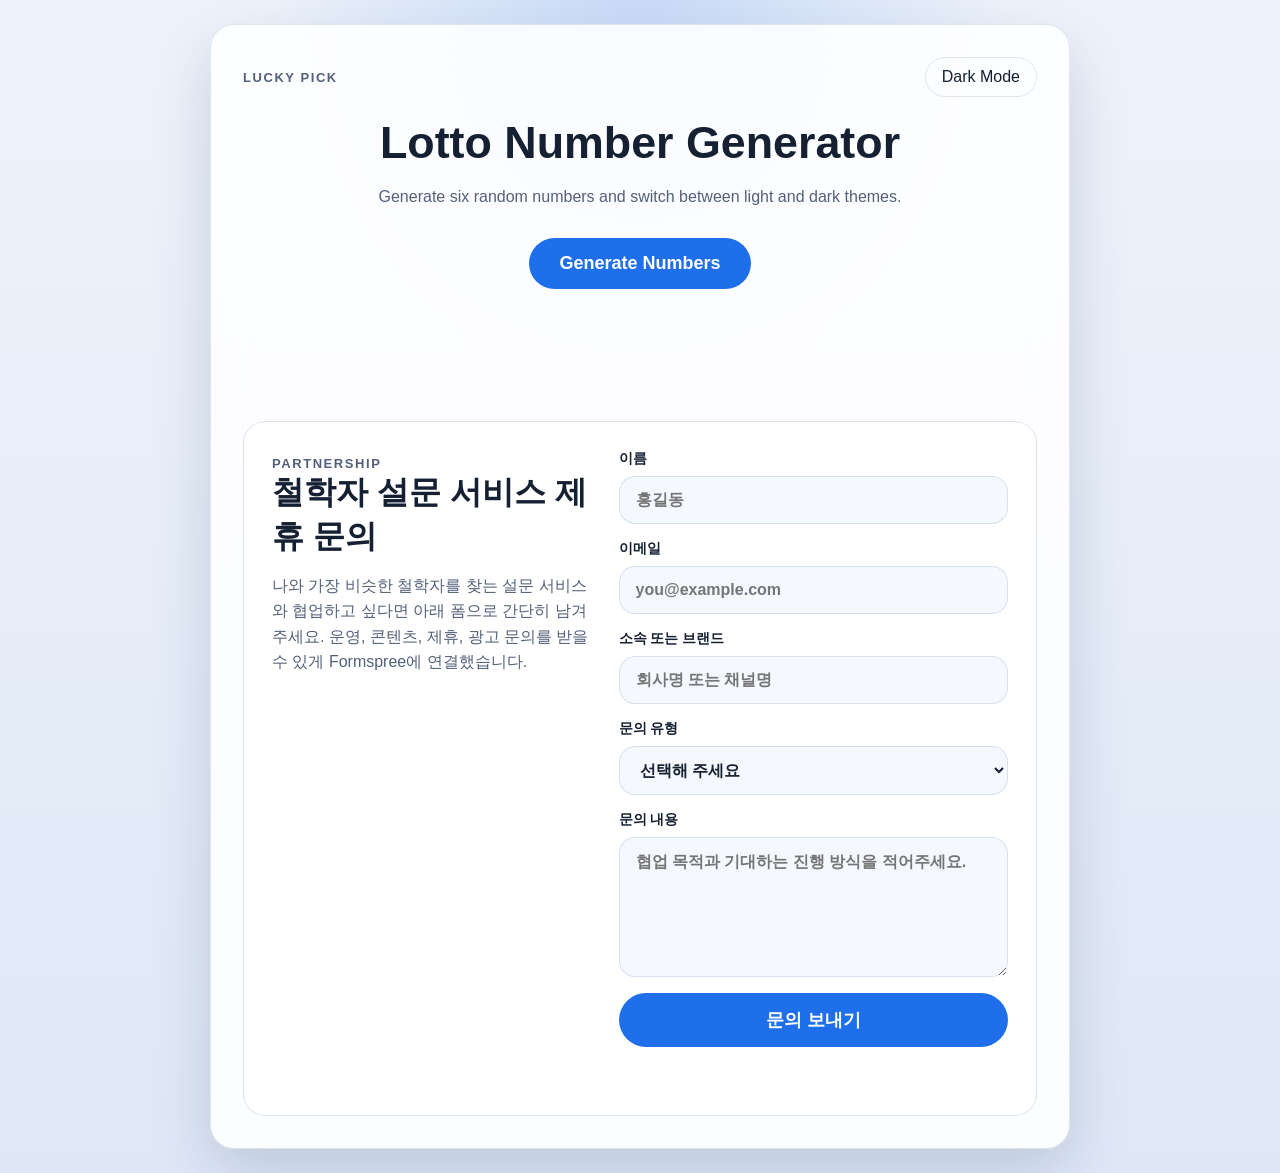
<file: index.html>
<!DOCTYPE html>
<html lang="ko">
<head>
    <meta charset="UTF-8">
    <meta name="viewport" content="width=device-width, initial-scale=1.0">
    <title>Lotto Number Generator</title>
    <link rel="stylesheet" href="style.css">
</head>
<body>
    <div class="container">
        <div class="toolbar">
            <p class="eyebrow">Lucky Pick</p>
            <button id="theme-toggle" type="button" aria-pressed="false">Dark Mode</button>
        </div>
        <section class="hero-section">
            <h1>Lotto Number Generator</h1>
            <p class="subtitle">Generate six random numbers and switch between light and dark themes.</p>
            <button id="generate-btn" type="button">Generate Numbers</button>
            <div id="numbers-container" aria-live="polite"></div>
        </section>

        <section class="form-section" aria-labelledby="partnership-title">
            <div class="section-copy">
                <p class="section-label">Partnership</p>
                <h2 id="partnership-title">철학자 설문 서비스 제휴 문의</h2>
                <p class="section-description">나와 가장 비슷한 철학자를 찾는 설문 서비스와 협업하고 싶다면 아래 폼으로 간단히 남겨주세요. 운영, 콘텐츠, 제휴, 광고 문의를 받을 수 있게 Formspree에 연결했습니다.</p>
            </div>
            <form id="partnership-form" class="contact-form" action="https://formspree.io/f/xwvraepd" method="POST">
                <input type="hidden" name="_subject" value="Philosopher Survey Partnership Inquiry">
                <label class="field">
                    <span>이름</span>
                    <input type="text" name="name" placeholder="홍길동" required>
                </label>
                <label class="field">
                    <span>이메일</span>
                    <input type="email" name="email" placeholder="you@example.com" required>
                </label>
                <label class="field">
                    <span>소속 또는 브랜드</span>
                    <input type="text" name="company" placeholder="회사명 또는 채널명">
                </label>
                <label class="field">
                    <span>문의 유형</span>
                    <select name="inquiry_type" required>
                        <option value="">선택해 주세요</option>
                        <option value="partnership">제휴</option>
                        <option value="advertising">광고</option>
                        <option value="content">콘텐츠 협업</option>
                        <option value="other">기타</option>
                    </select>
                </label>
                <label class="field">
                    <span>문의 내용</span>
                    <textarea name="message" rows="5" placeholder="협업 목적과 기대하는 진행 방식을 적어주세요." required></textarea>
                </label>
                <button class="submit-button" type="submit">문의 보내기</button>
                <p id="form-status" class="form-status" aria-live="polite"></p>
            </form>
        </section>
    </div>
    <script src="main.js"></script>
</body>
</html>
</file>
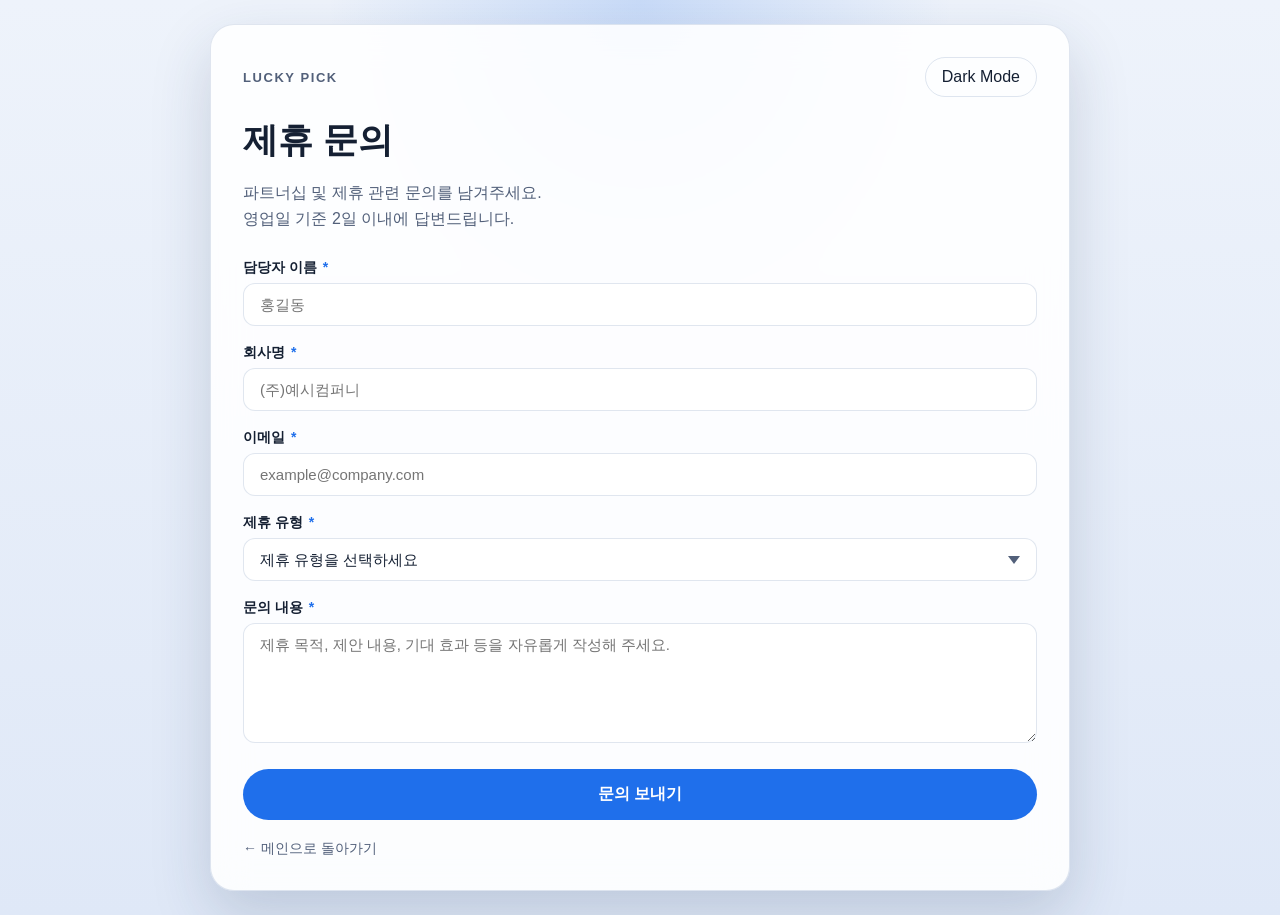
<file: contact.html>
<!DOCTYPE html>
<html lang="ko">
<head>
    <meta charset="UTF-8">
    <meta name="viewport" content="width=device-width, initial-scale=1.0">
    <title>제휴 문의 — Lucky Pick</title>
    <link rel="stylesheet" href="style.css">
    <style>
        .form-group {
            display: flex;
            flex-direction: column;
            gap: 6px;
            text-align: left;
            margin-bottom: 18px;
        }

        label {
            font-size: 14px;
            font-weight: 600;
            color: var(--text-color);
        }

        input,
        select,
        textarea {
            padding: 12px 16px;
            border-radius: 12px;
            border: 1px solid var(--border-color);
            background-color: var(--surface-color);
            color: var(--text-color);
            font-family: inherit;
            font-size: 15px;
            transition: border-color 0.2s ease, box-shadow 0.2s ease;
            outline: none;
            width: 100%;
        }

        input:focus,
        select:focus,
        textarea:focus {
            border-color: var(--primary-color);
            box-shadow: 0 0 0 3px rgba(31, 111, 235, 0.15);
        }

        textarea {
            resize: vertical;
            min-height: 120px;
        }

        select {
            appearance: none;
            background-image: url("data:image/svg+xml,%3Csvg xmlns='http://www.w3.org/2000/svg' width='12' height='8' viewBox='0 0 12 8'%3E%3Cpath fill='%2352607a' d='M6 8L0 0h12z'/%3E%3C/svg%3E");
            background-repeat: no-repeat;
            background-position: right 16px center;
            cursor: pointer;
        }

        #submit-btn {
            width: 100%;
            background-color: var(--primary-color);
            color: var(--button-text);
            padding: 15px 30px;
            font-size: 16px;
            font-weight: 700;
            margin-top: 8px;
        }

        #submit-btn:hover {
            background-color: var(--primary-hover);
        }

        #submit-btn:disabled {
            opacity: 0.6;
            cursor: not-allowed;
            transform: none;
        }

        .success-msg {
            display: none;
            margin-top: 20px;
            padding: 16px;
            border-radius: 12px;
            background-color: rgba(31, 111, 235, 0.1);
            border: 1px solid rgba(31, 111, 235, 0.3);
            color: var(--primary-color);
            font-weight: 600;
            font-size: 15px;
        }

        .back-link {
            display: inline-block;
            margin-top: 20px;
            font-size: 14px;
            color: var(--muted-text);
            text-decoration: none;
        }

        .back-link:hover {
            color: var(--primary-color);
        }

        .required {
            color: var(--primary-color);
            margin-left: 2px;
        }
    </style>
</head>
<body>
    <div class="container">
        <div class="toolbar">
            <p class="eyebrow">Lucky Pick</p>
            <button id="theme-toggle" type="button" aria-pressed="false">Dark Mode</button>
        </div>
        <h1 style="font-size: clamp(1.6rem, 4vw, 2.2rem);">제휴 문의</h1>
        <p class="subtitle">파트너십 및 제휴 관련 문의를 남겨주세요.<br>영업일 기준 2일 이내에 답변드립니다.</p>

        <form id="contact-form" action="https://formspree.io/f/xwvraepd" method="POST">
            <div class="form-group">
                <label for="name">담당자 이름 <span class="required">*</span></label>
                <input type="text" id="name" name="name" placeholder="홍길동" required>
            </div>

            <div class="form-group">
                <label for="company">회사명 <span class="required">*</span></label>
                <input type="text" id="company" name="company" placeholder="(주)예시컴퍼니" required>
            </div>

            <div class="form-group">
                <label for="email">이메일 <span class="required">*</span></label>
                <input type="email" id="email" name="email" placeholder="example@company.com" required>
            </div>

            <div class="form-group">
                <label for="type">제휴 유형 <span class="required">*</span></label>
                <select id="type" name="partnership_type" required>
                    <option value="" disabled selected>제휴 유형을 선택하세요</option>
                    <option value="marketing">마케팅 / 광고</option>
                    <option value="content">콘텐츠 협업</option>
                    <option value="tech">기술 / API 연동</option>
                    <option value="distribution">유통 / 판매</option>
                    <option value="investment">투자 / 전략적 제휴</option>
                    <option value="other">기타</option>
                </select>
            </div>

            <div class="form-group">
                <label for="message">문의 내용 <span class="required">*</span></label>
                <textarea id="message" name="message" placeholder="제휴 목적, 제안 내용, 기대 효과 등을 자유롭게 작성해 주세요." required></textarea>
            </div>

            <button id="submit-btn" type="submit">문의 보내기</button>
        </form>

        <div class="success-msg" id="success-msg">
            ✓ 문의가 접수되었습니다. 빠른 시일 내에 연락드리겠습니다.
        </div>

        <a href="index.html" class="back-link">← 메인으로 돌아가기</a>
    </div>

    <script>
        // Theme toggle (동일 로직)
        const toggle = document.getElementById('theme-toggle');
        const storageKey = 'lotto-theme';
        const saved = localStorage.getItem(storageKey);
        const prefersDark = window.matchMedia('(prefers-color-scheme: dark)').matches;
        const isDarkInit = saved === 'dark' || (!saved && prefersDark);
        if (isDarkInit) {
            document.body.classList.add('dark-mode');
            toggle.textContent = 'Light Mode';
            toggle.setAttribute('aria-pressed', 'true');
        }
        toggle.addEventListener('click', () => {
            const isDark = document.body.classList.toggle('dark-mode');
            toggle.textContent = isDark ? 'Light Mode' : 'Dark Mode';
            toggle.setAttribute('aria-pressed', String(isDark));
            localStorage.setItem(storageKey, isDark ? 'dark' : 'light');
        });

        // Formspree AJAX 제출
        const form = document.getElementById('contact-form');
        const submitBtn = document.getElementById('submit-btn');
        const successMsg = document.getElementById('success-msg');

        form.addEventListener('submit', async (e) => {
            e.preventDefault();
            submitBtn.disabled = true;
            submitBtn.textContent = '전송 중...';

            try {
                const res = await fetch(form.action, {
                    method: 'POST',
                    body: new FormData(form),
                    headers: { Accept: 'application/json' }
                });

                if (res.ok) {
                    form.style.display = 'none';
                    successMsg.style.display = 'block';
                } else {
                    alert('전송에 실패했습니다. 잠시 후 다시 시도해 주세요.');
                    submitBtn.disabled = false;
                    submitBtn.textContent = '문의 보내기';
                }
            } catch {
                alert('네트워크 오류가 발생했습니다. 인터넷 연결을 확인해 주세요.');
                submitBtn.disabled = false;
                submitBtn.textContent = '문의 보내기';
            }
        });
    </script>
</body>
</html>
</file>
<file: style.css>
:root {
    --primary-color: #1f6feb;
    --primary-hover: #1457b8;
    --background-color: #eef3fb;
    --surface-color: rgba(255, 255, 255, 0.88);
    --surface-strong: rgba(255, 255, 255, 0.94);
    --text-color: #152033;
    --muted-text: #52607a;
    --shadow-color: rgba(31, 53, 91, 0.18);
    --border-color: rgba(84, 118, 168, 0.18);
    --button-text: #ffffff;
    --input-background: rgba(244, 248, 255, 0.9);
    --success-color: #127a53;
}

body.dark-mode {
    --primary-color: #7cc4ff;
    --primary-hover: #58a9ea;
    --background-color: #09111f;
    --surface-color: rgba(12, 24, 42, 0.88);
    --surface-strong: rgba(10, 20, 36, 0.94);
    --text-color: #edf4ff;
    --muted-text: #aac0de;
    --shadow-color: rgba(0, 0, 0, 0.42);
    --border-color: rgba(124, 196, 255, 0.16);
    --button-text: #06111f;
    --input-background: rgba(8, 17, 30, 0.9);
    --success-color: #8ce7bf;
}

* {
    box-sizing: border-box;
}

body {
    font-family: "Helvetica Neue", sans-serif;
    background:
        radial-gradient(circle at top, rgba(31, 111, 235, 0.18), transparent 28%),
        linear-gradient(180deg, var(--background-color) 0%, #dfe8f7 100%);
    color: var(--text-color);
    min-height: 100vh;
    margin: 0;
    padding: 24px;
    transition: background 0.3s ease, color 0.3s ease;
}

body.dark-mode {
    background:
        radial-gradient(circle at top, rgba(124, 196, 255, 0.18), transparent 24%),
        linear-gradient(180deg, #09111f 0%, #03070f 100%);
}

.container {
    width: min(100%, 860px);
    margin: 0 auto;
    background-color: var(--surface-color);
    padding: 32px;
    border-radius: 24px;
    border: 1px solid var(--border-color);
    box-shadow: 0 24px 60px var(--shadow-color);
    backdrop-filter: blur(18px);
}

.toolbar {
    display: flex;
    justify-content: space-between;
    align-items: center;
    gap: 16px;
    margin-bottom: 20px;
}

.eyebrow,
.section-label {
    margin: 0;
    font-size: 13px;
    font-weight: 700;
    letter-spacing: 0.12em;
    text-transform: uppercase;
    color: var(--muted-text);
}

.hero-section {
    text-align: center;
    padding-bottom: 36px;
}

h1,
h2 {
    margin: 0;
    color: var(--text-color);
}

h1 {
    font-size: clamp(2rem, 5vw, 2.8rem);
}

h2 {
    font-size: clamp(1.5rem, 4vw, 2rem);
}

.subtitle,
.section-description {
    color: var(--muted-text);
    line-height: 1.6;
}

.subtitle {
    margin: 16px 0 28px;
}

button,
input,
select,
textarea {
    font: inherit;
}

button {
    border: none;
    border-radius: 999px;
    cursor: pointer;
    transition: transform 0.2s ease, background-color 0.3s ease, color 0.3s ease;
}

button:hover {
    transform: translateY(-1px);
}

#theme-toggle {
    padding: 10px 16px;
    background-color: transparent;
    color: var(--text-color);
    border: 1px solid var(--border-color);
}

#generate-btn,
.submit-button {
    background-color: var(--primary-color);
    color: var(--button-text);
    padding: 15px 30px;
    font-size: 18px;
    font-weight: 700;
}

#generate-btn:hover,
.submit-button:hover {
    background-color: var(--primary-hover);
}

#numbers-container {
    display: flex;
    flex-wrap: wrap;
    justify-content: center;
    gap: 15px;
    margin-top: 36px;
    min-height: 60px;
}

lotto-ball {
    width: 60px;
    height: 60px;
    border-radius: 50%;
    display: flex;
    justify-content: center;
    align-items: center;
    font-size: 24px;
    font-weight: bold;
    box-shadow: 0 4px 8px rgba(0, 0, 0, 0.2);
    animation: bounce-in 0.5s ease;
}

.form-section {
    display: grid;
    grid-template-columns: minmax(0, 0.9fr) minmax(0, 1.1fr);
    gap: 28px;
    align-items: start;
    padding: 28px;
    border-radius: 22px;
    background: var(--surface-strong);
    border: 1px solid var(--border-color);
}

.section-copy {
    padding-top: 6px;
}

.section-description {
    margin: 14px 0 0;
}

.contact-form {
    display: grid;
    gap: 16px;
}

.field {
    display: grid;
    gap: 8px;
    text-align: left;
    font-weight: 600;
}

.field span {
    font-size: 14px;
}

.field input,
.field select,
.field textarea {
    width: 100%;
    border: 1px solid var(--border-color);
    border-radius: 16px;
    padding: 14px 16px;
    color: var(--text-color);
    background-color: var(--input-background);
    transition: border-color 0.2s ease, box-shadow 0.2s ease;
}

.field input:focus,
.field select:focus,
.field textarea:focus {
    outline: none;
    border-color: var(--primary-color);
    box-shadow: 0 0 0 4px rgba(31, 111, 235, 0.12);
}

.field textarea {
    resize: vertical;
    min-height: 140px;
}

.submit-button {
    width: 100%;
}

.form-status {
    min-height: 24px;
    margin: 0;
    font-size: 14px;
    color: var(--muted-text);
}

.form-status.is-success {
    color: var(--success-color);
}

.form-status.is-error {
    color: #d0021b;
}

@keyframes bounce-in {
    0% {
        transform: scale(0.5);
        opacity: 0;
    }
    100% {
        transform: scale(1);
        opacity: 1;
    }
}

@media (max-width: 720px) {
    .container {
        padding: 24px;
    }

    .toolbar,
    .form-section {
        grid-template-columns: 1fr;
        flex-direction: column;
    }

    .toolbar {
        display: flex;
    }

    #theme-toggle,
    #generate-btn,
    .submit-button {
        width: 100%;
    }
}
</file>
